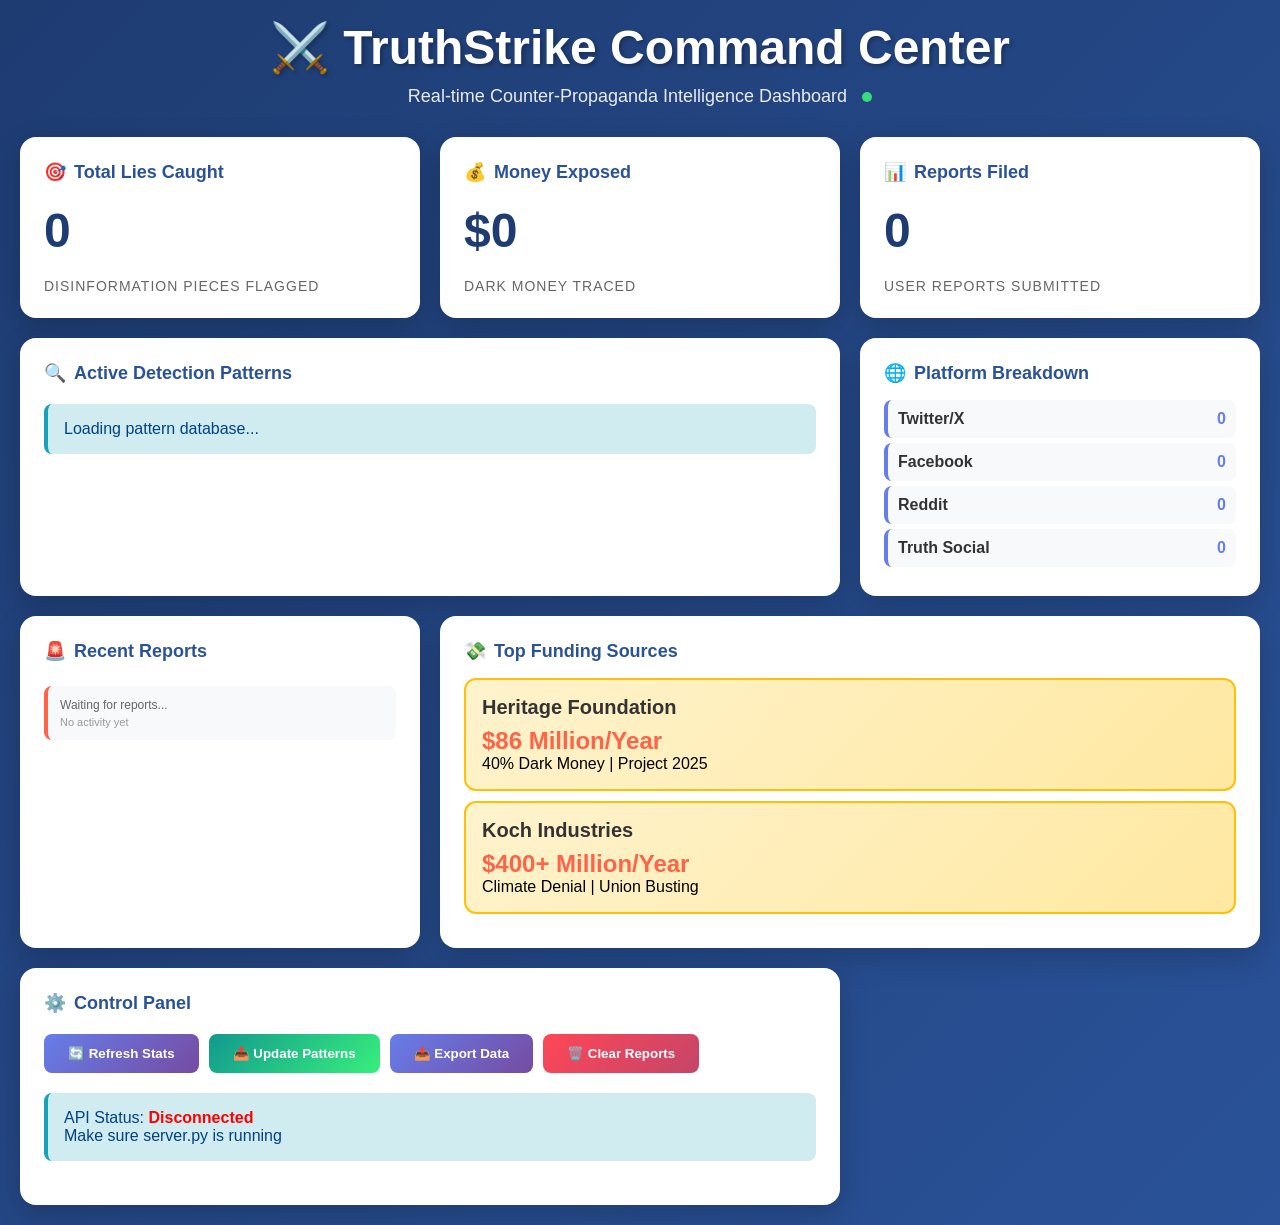
<file: dashboard/index.html>
<!DOCTYPE html>
<html lang="en">
<head>
    <meta charset="UTF-8">
    <meta name="viewport" content="width=device-width, initial-scale=1.0">
    <title>TruthStrike Command Center</title>
    <style>
        * {
            margin: 0;
            padding: 0;
            box-sizing: border-box;
        }

        body {
            font-family: -apple-system, BlinkMacSystemFont, 'Segoe UI', Roboto, sans-serif;
            background: linear-gradient(135deg, #1e3c72 0%, #2a5298 100%);
            min-height: 100vh;
            padding: 20px;
        }

        .header {
            text-align: center;
            color: white;
            margin-bottom: 30px;
        }

        .header h1 {
            font-size: 48px;
            margin-bottom: 10px;
            text-shadow: 2px 2px 4px rgba(0,0,0,0.3);
        }

        .header p {
            font-size: 18px;
            opacity: 0.9;
        }

        .dashboard {
            max-width: 1400px;
            margin: 0 auto;
            display: grid;
            grid-template-columns: repeat(auto-fit, minmax(300px, 1fr));
            gap: 20px;
        }

        .card {
            background: white;
            border-radius: 16px;
            padding: 24px;
            box-shadow: 0 10px 30px rgba(0,0,0,0.2);
            transition: transform 0.3s ease;
        }

        .card:hover {
            transform: translateY(-5px);
        }

        .card-title {
            font-size: 18px;
            font-weight: 600;
            margin-bottom: 16px;
            color: #2a5298;
            display: flex;
            align-items: center;
            gap: 8px;
        }

        .stat-number {
            font-size: 48px;
            font-weight: bold;
            color: #1e3c72;
            margin: 20px 0;
        }

        .stat-label {
            font-size: 14px;
            color: #666;
            text-transform: uppercase;
            letter-spacing: 1px;
        }

        .progress-bar {
            width: 100%;
            height: 30px;
            background: #e0e0e0;
            border-radius: 15px;
            overflow: hidden;
            position: relative;
        }

        .progress-fill {
            height: 100%;
            background: linear-gradient(90deg, #667eea 0%, #764ba2 100%);
            border-radius: 15px;
            display: flex;
            align-items: center;
            justify-content: center;
            color: white;
            font-weight: bold;
            transition: width 1s ease;
        }

        .chart-container {
            height: 200px;
            margin-top: 20px;
        }

        .platform-list {
            list-style: none;
        }

        .platform-item {
            display: flex;
            justify-content: space-between;
            padding: 10px;
            margin: 5px 0;
            background: #f8f9fa;
            border-radius: 8px;
            border-left: 4px solid #667eea;
        }

        .platform-name {
            font-weight: 600;
            color: #333;
        }

        .platform-count {
            color: #667eea;
            font-weight: bold;
        }

        .recent-reports {
            max-height: 300px;
            overflow-y: auto;
        }

        .report-item {
            padding: 12px;
            margin: 8px 0;
            background: #f8f9fa;
            border-radius: 8px;
            border-left: 4px solid #ff6348;
        }

        .report-url {
            font-size: 12px;
            color: #666;
            word-break: break-all;
        }

        .report-time {
            font-size: 11px;
            color: #999;
            margin-top: 4px;
        }

        .money-trail-item {
            padding: 16px;
            margin: 10px 0;
            background: linear-gradient(135deg, #fff3cd 0%, #ffe8a1 100%);
            border-radius: 12px;
            border: 2px solid #ffc107;
        }

        .org-name {
            font-size: 20px;
            font-weight: bold;
            color: #333;
            margin-bottom: 8px;
        }

        .org-budget {
            font-size: 24px;
            color: #ff6348;
            font-weight: bold;
        }

        .pattern-grid {
            display: grid;
            grid-template-columns: repeat(auto-fill, minmax(250px, 1fr));
            gap: 10px;
            margin-top: 15px;
        }

        .pattern-badge {
            padding: 8px 12px;
            background: linear-gradient(135deg, #667eea 0%, #764ba2 100%);
            color: white;
            border-radius: 20px;
            font-size: 13px;
            font-weight: 600;
            text-align: center;
        }

        .action-buttons {
            display: flex;
            gap: 10px;
            margin-top: 20px;
        }

        .btn {
            padding: 12px 24px;
            background: linear-gradient(135deg, #667eea 0%, #764ba2 100%);
            color: white;
            border: none;
            border-radius: 8px;
            font-weight: 600;
            cursor: pointer;
            transition: all 0.3s ease;
        }

        .btn:hover {
            transform: translateY(-2px);
            box-shadow: 0 5px 15px rgba(102, 126, 234, 0.4);
        }

        .btn-danger {
            background: linear-gradient(135deg, #ff4757 0%, #c44569 100%);
        }

        .btn-success {
            background: linear-gradient(135deg, #11998e 0%, #38ef7d 100%);
        }

        .wide-card {
            grid-column: span 2;
        }

        .alert {
            padding: 16px;
            margin: 20px 0;
            border-radius: 8px;
            background: #d1ecf1;
            border-left: 4px solid #17a2b8;
            color: #004085;
        }

        .alert-danger {
            background: #f8d7da;
            border-color: #dc3545;
            color: #721c24;
        }

        .pulse {
            animation: pulse 2s infinite;
        }

        @keyframes pulse {
            0% { opacity: 1; }
            50% { opacity: 0.5; }
            100% { opacity: 1; }
        }

        .live-indicator {
            display: inline-block;
            width: 10px;
            height: 10px;
            background: #38ef7d;
            border-radius: 50%;
            margin-left: 10px;
            animation: pulse 2s infinite;
        }
    </style>
</head>
<body>
    <div class="header">
        <h1>⚔️ TruthStrike Command Center</h1>
        <p>Real-time Counter-Propaganda Intelligence Dashboard <span class="live-indicator"></span></p>
    </div>

    <div class="dashboard">
        <!-- Main Stats -->
        <div class="card">
            <div class="card-title">
                <span>🎯</span>
                Total Lies Caught
            </div>
            <div class="stat-number" id="total-lies">0</div>
            <div class="stat-label">Disinformation Pieces Flagged</div>
        </div>

        <div class="card">
            <div class="card-title">
                <span>💰</span>
                Money Exposed
            </div>
            <div class="stat-number" id="money-exposed">$0</div>
            <div class="stat-label">Dark Money Traced</div>
        </div>

        <div class="card">
            <div class="card-title">
                <span>📊</span>
                Reports Filed
            </div>
            <div class="stat-number" id="total-reports">0</div>
            <div class="stat-label">User Reports Submitted</div>
        </div>

        <!-- Pattern Status -->
        <div class="card wide-card">
            <div class="card-title">
                <span>🔍</span>
                Active Detection Patterns
            </div>
            <div id="pattern-status" class="alert">
                Loading pattern database...
            </div>
            <div class="pattern-grid" id="pattern-grid">
                <!-- Patterns will be loaded here -->
            </div>
        </div>

        <!-- Platform Breakdown -->
        <div class="card">
            <div class="card-title">
                <span>🌐</span>
                Platform Breakdown
            </div>
            <ul class="platform-list" id="platform-list">
                <li class="platform-item">
                    <span class="platform-name">Twitter/X</span>
                    <span class="platform-count">0</span>
                </li>
                <li class="platform-item">
                    <span class="platform-name">Facebook</span>
                    <span class="platform-count">0</span>
                </li>
                <li class="platform-item">
                    <span class="platform-name">Reddit</span>
                    <span class="platform-count">0</span>
                </li>
                <li class="platform-item">
                    <span class="platform-name">Truth Social</span>
                    <span class="platform-count">0</span>
                </li>
            </ul>
        </div>

        <!-- Recent Reports -->
        <div class="card">
            <div class="card-title">
                <span>🚨</span>
                Recent Reports
            </div>
            <div class="recent-reports" id="recent-reports">
                <div class="report-item">
                    <div class="report-url">Waiting for reports...</div>
                    <div class="report-time">No activity yet</div>
                </div>
            </div>
        </div>

        <!-- Top Money Trails -->
        <div class="card wide-card">
            <div class="card-title">
                <span>💸</span>
                Top Funding Sources
            </div>
            <div id="money-trails">
                <div class="money-trail-item">
                    <div class="org-name">Heritage Foundation</div>
                    <div class="org-budget">$86 Million/Year</div>
                    <div>40% Dark Money | Project 2025</div>
                </div>
                <div class="money-trail-item">
                    <div class="org-name">Koch Industries</div>
                    <div class="org-budget">$400+ Million/Year</div>
                    <div>Climate Denial | Union Busting</div>
                </div>
            </div>
        </div>

        <!-- Control Panel -->
        <div class="card wide-card">
            <div class="card-title">
                <span>⚙️</span>
                Control Panel
            </div>
            <div class="action-buttons">
                <button class="btn" onclick="refreshStats()">
                    🔄 Refresh Stats
                </button>
                <button class="btn btn-success" onclick="updatePatterns()">
                    📥 Update Patterns
                </button>
                <button class="btn" onclick="exportData()">
                    📤 Export Data
                </button>
                <button class="btn btn-danger" onclick="clearReports()">
                    🗑️ Clear Reports
                </button>
            </div>
            <div id="api-status" class="alert" style="margin-top: 20px;">
                API Status: Checking...
            </div>
        </div>
    </div>

    <script>
        const API_URL = 'http://localhost:5000';

        // Auto-refresh every 30 seconds
        setInterval(refreshStats, 30000);

        // Initial load
        refreshStats();

        async function refreshStats() {
            try {
                // Get stats from API
                const response = await fetch(`${API_URL}/api/stats`);
                if (!response.ok) throw new Error('API unavailable');

                const stats = await response.json();

                // Update UI
                document.getElementById('total-lies').textContent = stats.total_reports || 0;
                document.getElementById('total-reports').textContent = stats.total_reports || 0;

                // Update platform breakdown
                if (stats.by_platform) {
                    const platformList = document.getElementById('platform-list');
                    platformList.innerHTML = '';
                    Object.entries(stats.by_platform).forEach(([platform, count]) => {
                        const item = document.createElement('li');
                        item.className = 'platform-item';
                        item.innerHTML = `
                            <span class="platform-name">${platform || 'Unknown'}</span>
                            <span class="platform-count">${count}</span>
                        `;
                        platformList.appendChild(item);
                    });
                }

                // Update recent reports
                if (stats.recent_reports && stats.recent_reports.length > 0) {
                    const recentReports = document.getElementById('recent-reports');
                    recentReports.innerHTML = '';
                    stats.recent_reports.slice(0, 10).forEach(report => {
                        const item = document.createElement('div');
                        item.className = 'report-item';
                        item.innerHTML = `
                            <div class="report-url">${report.url || 'Unknown URL'}</div>
                            <div class="report-time">${report.platform || 'Unknown'} - ${timeAgo(report.timestamp)}</div>
                        `;
                        recentReports.appendChild(item);
                    });
                }

                // Update pattern count
                document.getElementById('pattern-status').innerHTML = `
                    <strong>${stats.total_patterns || 0}</strong> active patterns loaded
                    <br>Last updated: ${new Date().toLocaleTimeString()}
                `;

                // Update API status
                document.getElementById('api-status').innerHTML = `
                    API Status: <strong style="color: green;">Connected</strong>
                    <br>Server: ${API_URL}
                `;

                // Load patterns
                await loadPatterns();

            } catch (error) {
                console.error('Error loading stats:', error);
                document.getElementById('api-status').innerHTML = `
                    API Status: <strong style="color: red;">Disconnected</strong>
                    <br>Make sure server.py is running
                `;
            }
        }

        async function loadPatterns() {
            try {
                const response = await fetch(`${API_URL}/api/patterns`);
                const data = await response.json();

                const grid = document.getElementById('pattern-grid');
                grid.innerHTML = '';

                Object.keys(data.patterns).forEach(category => {
                    const badge = document.createElement('div');
                    badge.className = 'pattern-badge';
                    badge.textContent = category.replace('_', ' ').toUpperCase();
                    grid.appendChild(badge);
                });
            } catch (error) {
                console.error('Error loading patterns:', error);
            }
        }

        async function updatePatterns() {
            alert('Patterns will be updated on next extension reload');
            // In production, this would trigger extension update
        }

        async function exportData() {
            try {
                const response = await fetch(`${API_URL}/api/stats`);
                const stats = await response.json();

                const dataStr = JSON.stringify(stats, null, 2);
                const dataBlob = new Blob([dataStr], {type: 'application/json'});
                const url = URL.createObjectURL(dataBlob);

                const a = document.createElement('a');
                a.href = url;
                a.download = `truthstrike-data-${Date.now()}.json`;
                a.click();
            } catch (error) {
                alert('Error exporting data');
            }
        }

        async function clearReports() {
            if (confirm('Clear all reports? This cannot be undone.')) {
                // In production, this would clear the database
                alert('Reports cleared (demo mode - no actual deletion)');
            }
        }

        function timeAgo(timestamp) {
            const date = new Date(timestamp);
            const seconds = Math.floor((new Date() - date) / 1000);
            if (seconds < 60) return 'just now';
            if (seconds < 3600) return `${Math.floor(seconds / 60)}m ago`;
            if (seconds < 86400) return `${Math.floor(seconds / 3600)}h ago`;
            return `${Math.floor(seconds / 86400)}d ago`;
        }
    </script>
</body>
</html>
</file>
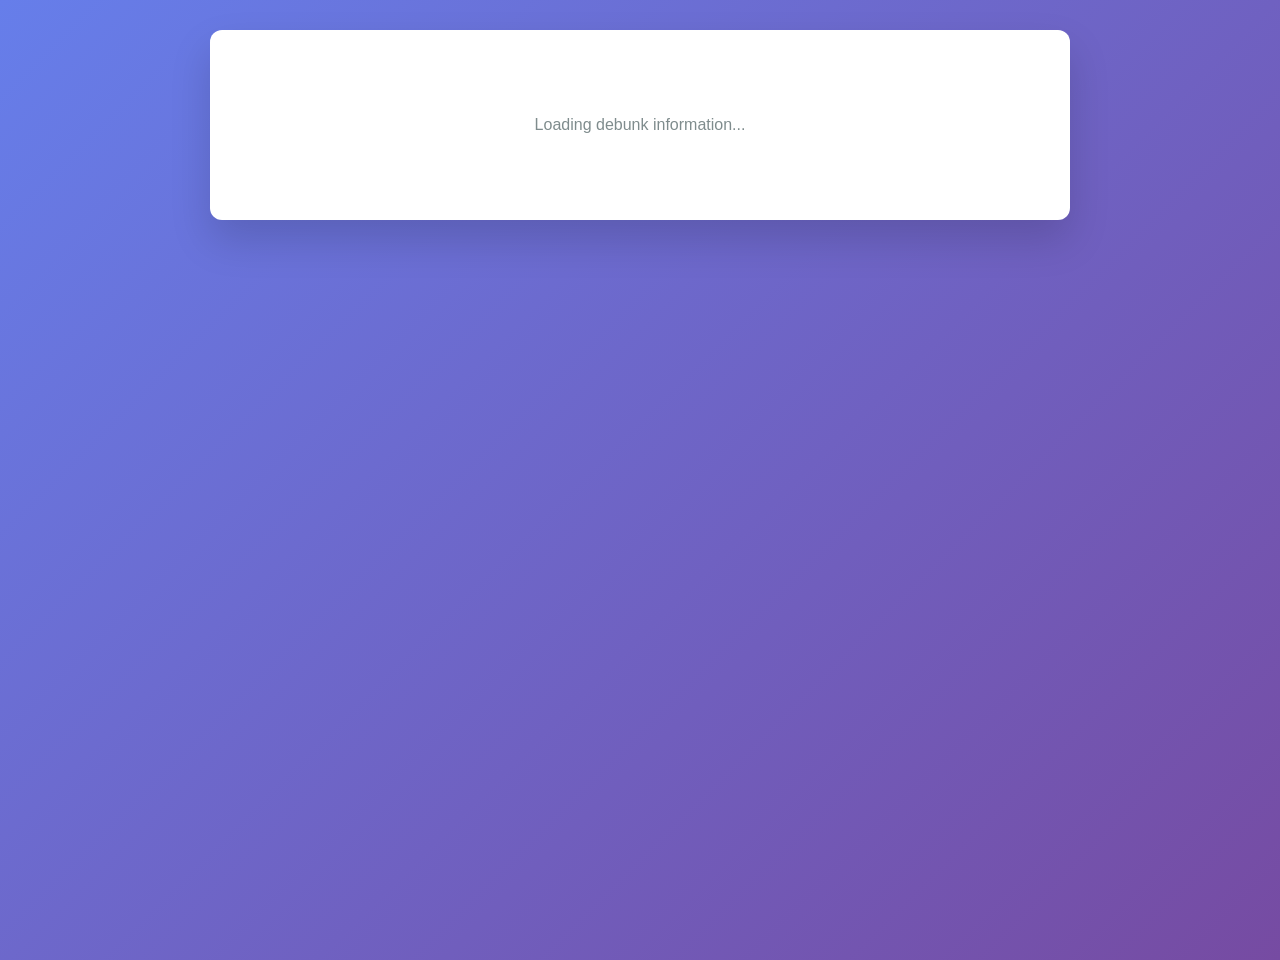
<file: extension/debunk.html>
<!DOCTYPE html>
<html>
<head>
  <meta charset="UTF-8">
  <title>TruthStrike: Full Debunk</title>
  <style>
    body {
      font-family: -apple-system, BlinkMacSystemFont, 'Segoe UI', Arial, sans-serif;
      background: linear-gradient(135deg, #667eea 0%, #764ba2 100%);
      color: #2c3e50;
      padding: 30px;
      margin: 0;
      min-height: 100vh;
    }
    .container {
      max-width: 800px;
      margin: 0 auto;
      background: white;
      padding: 30px;
      border-radius: 12px;
      box-shadow: 0 20px 40px rgba(0,0,0,0.15);
    }
    h1 {
      color: #764ba2;
      margin: 0 0 10px 0;
      font-size: 28px;
    }
    .category {
      background: #667eea;
      color: white;
      padding: 6px 12px;
      border-radius: 20px;
      display: inline-block;
      font-size: 14px;
      font-weight: 600;
      margin-bottom: 20px;
    }
    .section {
      margin: 25px 0;
    }
    .section-title {
      font-size: 18px;
      font-weight: bold;
      color: #764ba2;
      margin-bottom: 12px;
      display: flex;
      align-items: center;
    }
    .section-title::before {
      content: '';
      width: 4px;
      height: 18px;
      background: #667eea;
      margin-right: 10px;
      border-radius: 2px;
    }
    .claim-truth {
      background: #f8f9fa;
      padding: 15px;
      border-radius: 8px;
      margin-bottom: 15px;
      border-left: 4px solid #ff6b6b;
    }
    .claim-truth.truth {
      border-left-color: #51cf66;
    }
    .claim {
      font-weight: 600;
      color: #e74c3c;
      margin-bottom: 8px;
    }
    .truth {
      color: #27ae60;
    }
    .source {
      font-size: 12px;
      color: #7f8c8d;
      font-style: italic;
      margin-top: 6px;
    }
    .money-trail {
      background: #fff3cd;
      padding: 15px;
      border-radius: 8px;
      border-left: 4px solid #ffc107;
    }
    .real-problem {
      background: #ffe5e5;
      padding: 15px;
      border-radius: 8px;
      border-left: 4px solid #ff6b6b;
      font-weight: 500;
    }
    .resources {
      list-style: none;
      padding: 0;
    }
    .resources li {
      padding: 10px;
      background: #f8f9fa;
      margin: 8px 0;
      border-radius: 6px;
    }
    .resources a {
      color: #667eea;
      text-decoration: none;
      font-weight: 500;
    }
    .resources a:hover {
      text-decoration: underline;
    }
    .loading {
      text-align: center;
      padding: 40px;
      color: #7f8c8d;
    }
  </style>
</head>
<body>
  <div class="container">
    <div id="loading" class="loading">
      <p>Loading debunk information...</p>
    </div>
    <div id="content" style="display: none;">
      <h1 id="title">Debunking Disinformation</h1>
      <span class="category" id="category">Category</span>

      <div class="section">
        <div class="section-title">Claim vs. Truth</div>
        <div id="facts"></div>
      </div>

      <div class="section" id="money-section">
        <div class="section-title">💰 Money Trail</div>
        <div class="money-trail" id="money-trail"></div>
      </div>

      <div class="section" id="problem-section">
        <div class="section-title">⚠️ The Real Problem</div>
        <div class="real-problem" id="real-problem"></div>
      </div>

      <div class="section" id="resources-section">
        <div class="section-title">📚 Trusted Resources</div>
        <ul class="resources" id="resources"></ul>
      </div>
    </div>
  </div>

  <script src="debunk.js"></script>
</body>
</html>
</file>
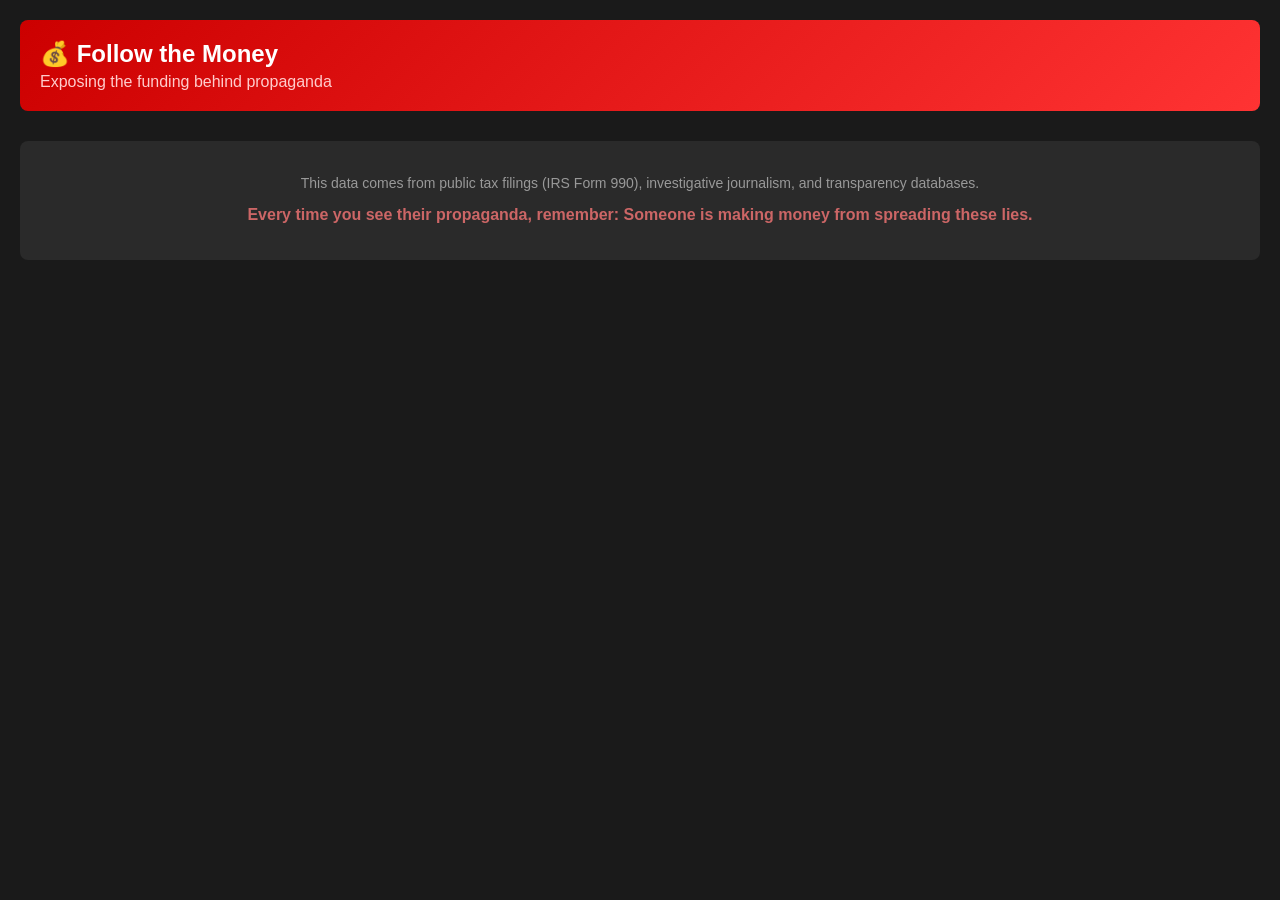
<file: extension/moneytrail.html>
<!DOCTYPE html>
<html>
<head>
  <meta charset="UTF-8">
  <title>TruthStrike: Follow the Money</title>
  <style>
    body {
      font-family: -apple-system, BlinkMacSystemFont, 'Segoe UI', Arial, sans-serif;
      background: #1a1a1a;
      color: #e0e0e0;
      padding: 20px;
      margin: 0;
    }
    .header {
      background: linear-gradient(135deg, #cc0000, #ff3333);
      padding: 20px;
      border-radius: 8px;
      margin-bottom: 20px;
    }
    h1 {
      margin: 0;
      color: white;
      font-size: 24px;
    }
    .subtitle {
      color: #ffcccc;
      margin-top: 5px;
    }
    .organization {
      background: #2a2a2a;
      padding: 20px;
      border-radius: 8px;
      margin-bottom: 20px;
      border-left: 4px solid #cc0000;
    }
    .org-name {
      font-size: 20px;
      font-weight: bold;
      color: #ff6666;
      margin-bottom: 10px;
    }
    .detail {
      margin: 8px 0;
      padding: 8px;
      background: #1a1a1a;
      border-radius: 4px;
    }
    .label {
      color: #999;
      font-size: 12px;
      text-transform: uppercase;
      letter-spacing: 1px;
    }
    .value {
      color: #e0e0e0;
      font-size: 14px;
      margin-top: 4px;
    }
    .donors {
      background: #333;
      padding: 10px;
      border-radius: 4px;
      margin-top: 8px;
    }
    .donor-item {
      padding: 4px 0;
      color: #ffaa66;
    }
  </style>
</head>
<body>
  <div class="header">
    <h1>💰 Follow the Money</h1>
    <div class="subtitle">Exposing the funding behind propaganda</div>
  </div>

  <div id="organizations"></div>

  <div style="margin-top: 30px; padding: 20px; background: #2a2a2a; border-radius: 8px; text-align: center;">
    <p style="color: #999; font-size: 14px;">
      This data comes from public tax filings (IRS Form 990), investigative journalism, and transparency databases.
    </p>
    <p style="color: #cc6666; font-weight: bold; margin-top: 15px;">
      Every time you see their propaganda, remember: Someone is making money from spreading these lies.
    </p>
  </div>

  <script src="moneytrail.js"></script>
</body>
</html>
</file>
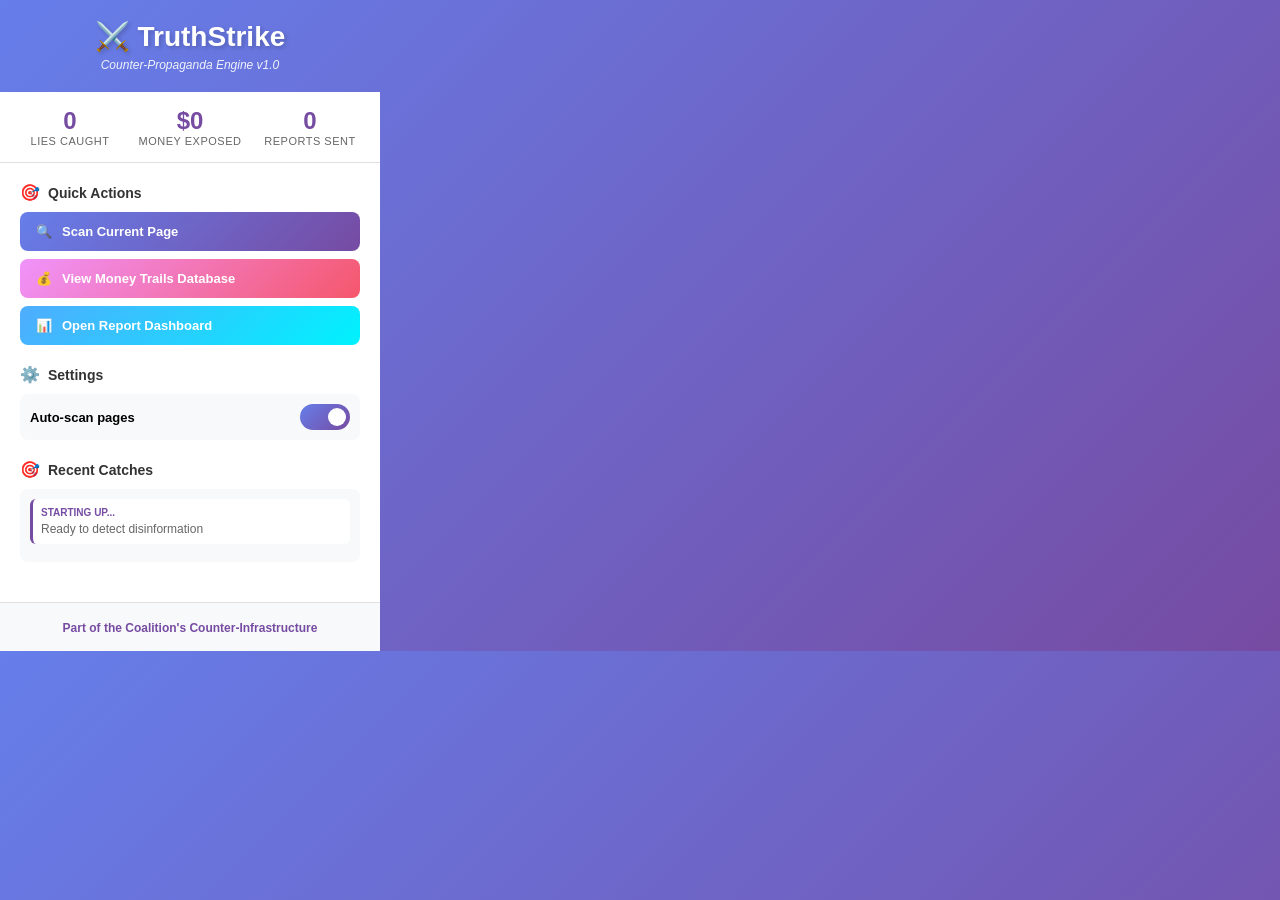
<file: extension/popup.html>
<!DOCTYPE html>
<html>
<head>
  <meta charset="utf-8">
  <style>
    body {
      width: 380px;
      margin: 0;
      font-family: -apple-system, BlinkMacSystemFont, 'Segoe UI', Roboto, sans-serif;
      background: linear-gradient(135deg, #667eea 0%, #764ba2 100%);
    }

    .header {
      padding: 20px;
      color: white;
      text-align: center;
    }

    .logo {
      font-size: 28px;
      font-weight: bold;
      margin-bottom: 5px;
      text-shadow: 2px 2px 4px rgba(0,0,0,0.2);
    }

    .tagline {
      font-size: 12px;
      opacity: 0.9;
      font-style: italic;
    }

    .stats {
      background: white;
      padding: 15px;
      display: grid;
      grid-template-columns: 1fr 1fr 1fr;
      gap: 10px;
      border-bottom: 1px solid #e0e0e0;
    }

    .stat {
      text-align: center;
    }

    .stat-number {
      font-size: 24px;
      font-weight: bold;
      color: #764ba2;
    }

    .stat-label {
      font-size: 11px;
      color: #666;
      text-transform: uppercase;
      letter-spacing: 0.5px;
    }

    .content {
      background: white;
      padding: 20px;
    }

    .section {
      margin-bottom: 20px;
    }

    .section-title {
      font-size: 14px;
      font-weight: 600;
      margin-bottom: 10px;
      color: #333;
      display: flex;
      align-items: center;
      gap: 8px;
    }

    .quick-actions {
      display: flex;
      flex-direction: column;
      gap: 8px;
    }

    .action-btn {
      padding: 12px 16px;
      background: linear-gradient(135deg, #667eea, #764ba2);
      color: white;
      border: none;
      border-radius: 8px;
      font-size: 13px;
      font-weight: 600;
      cursor: pointer;
      transition: all 0.3s ease;
      text-align: left;
      display: flex;
      align-items: center;
      gap: 10px;
    }

    .action-btn:hover {
      transform: translateX(4px);
      box-shadow: -4px 4px 8px rgba(102, 126, 234, 0.3);
    }

    .action-btn.secondary {
      background: linear-gradient(135deg, #f093fb, #f5576c);
    }

    .action-btn.tertiary {
      background: linear-gradient(135deg, #4facfe, #00f2fe);
    }

    .toggle-section {
      display: flex;
      justify-content: space-between;
      align-items: center;
      padding: 10px;
      background: #f8f9fa;
      border-radius: 8px;
    }

    .toggle-label {
      font-size: 13px;
      font-weight: 600;
    }

    .toggle {
      position: relative;
      width: 50px;
      height: 26px;
    }

    .toggle input {
      display: none;
    }

    .toggle-slider {
      position: absolute;
      cursor: pointer;
      top: 0;
      left: 0;
      right: 0;
      bottom: 0;
      background-color: #ccc;
      transition: .4s;
      border-radius: 34px;
    }

    .toggle-slider:before {
      position: absolute;
      content: "";
      height: 18px;
      width: 18px;
      left: 4px;
      bottom: 4px;
      background-color: white;
      transition: .4s;
      border-radius: 50%;
    }

    input:checked + .toggle-slider {
      background: linear-gradient(135deg, #667eea, #764ba2);
    }

    input:checked + .toggle-slider:before {
      transform: translateX(24px);
    }

    .recent-catches {
      max-height: 150px;
      overflow-y: auto;
      padding: 10px;
      background: #f8f9fa;
      border-radius: 8px;
      font-size: 12px;
    }

    .catch-item {
      padding: 8px;
      margin-bottom: 8px;
      background: white;
      border-radius: 6px;
      border-left: 3px solid #764ba2;
    }

    .catch-type {
      font-weight: 600;
      color: #764ba2;
      text-transform: uppercase;
      font-size: 10px;
    }

    .catch-site {
      color: #666;
      margin-top: 4px;
    }

    .footer {
      padding: 15px;
      background: #f8f9fa;
      text-align: center;
      border-top: 1px solid #e0e0e0;
    }

    .footer-link {
      color: #764ba2;
      text-decoration: none;
      font-size: 12px;
      font-weight: 600;
    }

    .footer-link:hover {
      text-decoration: underline;
    }

    .icon {
      font-size: 16px;
    }
  </style>
</head>
<body>
  <div class="header">
    <div class="logo">⚔️ TruthStrike</div>
    <div class="tagline">Counter-Propaganda Engine v1.0</div>
  </div>

  <div class="stats">
    <div class="stat">
      <div class="stat-number" id="lies-caught">0</div>
      <div class="stat-label">Lies Caught</div>
    </div>
    <div class="stat">
      <div class="stat-number" id="money-exposed">$0</div>
      <div class="stat-label">Money Exposed</div>
    </div>
    <div class="stat">
      <div class="stat-number" id="reports-sent">0</div>
      <div class="stat-label">Reports Sent</div>
    </div>
  </div>

  <div class="content">
    <div class="section">
      <div class="section-title">
        <span class="icon">🎯</span>
        Quick Actions
      </div>
      <div class="quick-actions">
        <button class="action-btn" id="scan-page">
          <span>🔍</span>
          Scan Current Page
        </button>
        <button class="action-btn secondary" id="view-money-trails">
          <span>💰</span>
          View Money Trails Database
        </button>
        <button class="action-btn tertiary" id="report-dashboard">
          <span>📊</span>
          Open Report Dashboard
        </button>
      </div>
    </div>

    <div class="section">
      <div class="section-title">
        <span class="icon">⚙️</span>
        Settings
      </div>
      <div class="toggle-section">
        <span class="toggle-label">Auto-scan pages</span>
        <label class="toggle">
          <input type="checkbox" id="auto-scan" checked>
          <span class="toggle-slider"></span>
        </label>
      </div>
    </div>

    <div class="section">
      <div class="section-title">
        <span class="icon">🎯</span>
        Recent Catches
      </div>
      <div class="recent-catches" id="recent-catches">
        <div class="catch-item">
          <div class="catch-type">Starting up...</div>
          <div class="catch-site">Ready to detect disinformation</div>
        </div>
      </div>
    </div>
  </div>

  <div class="footer">
    <a href="https://thcoalition.net" target="_blank" class="footer-link">
      Part of the Coalition's Counter-Infrastructure
    </a>
  </div>

  <script src="popup.js"></script>
</body>
</html>
</file>
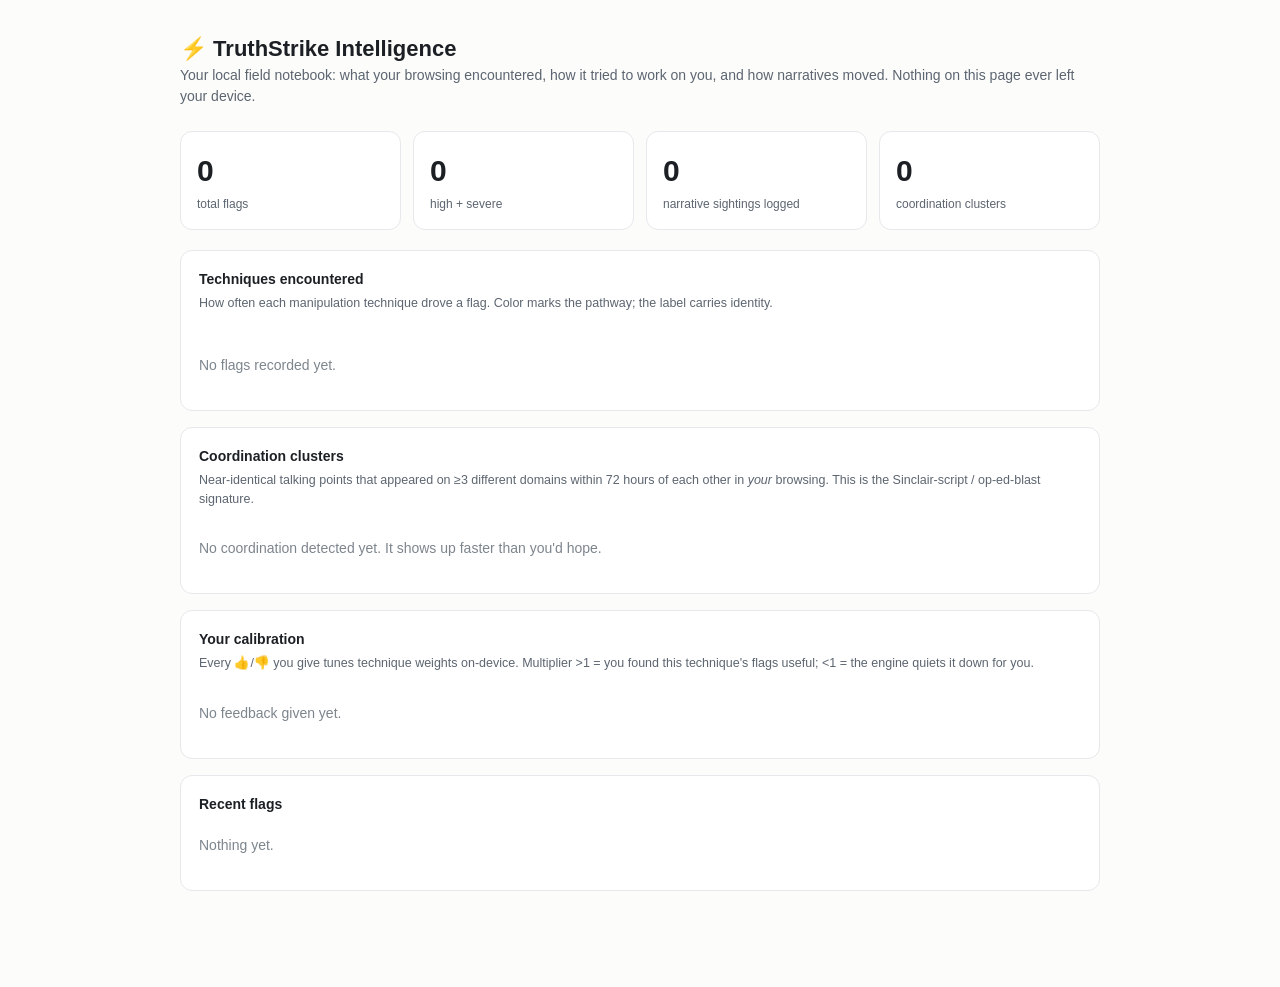
<file: extension/dashboard/dashboard.html>
<!DOCTYPE html>
<html>
<head>
<meta charset="utf-8">
<title>TruthStrike Dashboard</title>
<style>
  :root {
    --bg:#fcfcfb; --card:#fff; --ink:#1c2024; --ink-2:#5c6570; --ink-3:#7d858d; --line:#e6e8eb; --track:#eef0f2;
    --c-threat:#e5484d; --c-social:#f76b15; --c-reward:#8e4ec6; --c-evidence:#0090ff; --c-stakes:#e5a000;
  }
  @media (prefers-color-scheme: dark) {
    :root { --bg:#17191c; --card:#1d2024; --ink:#edeef0; --ink-2:#b0b7bd; --ink-3:#9aa2aa; --line:#2c3238; --track:#2c3238;
      --c-social:#e35f0a; --c-stakes:#b88500; }
  }
  * { box-sizing:border-box; margin:0; padding:0; }
  body { background:var(--bg); color:var(--ink); font-family:-apple-system,BlinkMacSystemFont,"Segoe UI",Roboto,sans-serif;
    font-size:14px; line-height:1.5; max-width:960px; margin:0 auto; padding:32px 20px 80px; }
  h1 { font-size:22px; } .sub { color:var(--ink-2); margin-bottom:24px; }
  .grid { display:grid; grid-template-columns:repeat(auto-fit,minmax(160px,1fr)); gap:12px; margin-bottom:20px; }
  .tile { background:var(--card); border:1px solid var(--line); border-radius:12px; padding:16px; }
  .tile .n { font-size:30px; font-weight:800; font-variant-numeric:tabular-nums; }
  .tile .l { font-size:12px; color:var(--ink-2); margin-top:2px; }
  .card { background:var(--card); border:1px solid var(--line); border-radius:12px; padding:18px; margin-bottom:16px; }
  .card h2 { font-size:14px; margin-bottom:4px; }
  .card .d { font-size:12.5px; color:var(--ink-2); margin-bottom:14px; }
  .bar-row { display:grid; grid-template-columns:190px 1fr 34px; align-items:center; gap:10px; margin:6px 0; }
  .bar-row .lbl { font-size:12px; font-weight:600; color:var(--ink-2); display:flex; align-items:center; gap:6px;
    white-space:nowrap; overflow:hidden; text-overflow:ellipsis; }
  .bar-row .lbl .dot { width:8px; height:8px; border-radius:50%; flex:none; }
  .bar-row .val { font-size:12px; font-weight:700; text-align:right; font-variant-numeric:tabular-nums; }
  .track { height:7px; border-radius:4px; background:var(--track); overflow:hidden; }
  .fill { height:100%; border-radius:4px; }
  .legend { display:flex; gap:14px; flex-wrap:wrap; margin-bottom:12px; font-size:12px; color:var(--ink-2); }
  .legend span { display:inline-flex; align-items:center; gap:5px; }
  .legend .dot { width:8px; height:8px; border-radius:50%; }
  .cluster { border:1px solid var(--line); border-radius:10px; padding:14px; margin:10px 0; }
  .cluster .hd { display:flex; justify-content:space-between; font-size:12.5px; margin-bottom:10px; }
  .cluster .hd b { font-size:13px; }
  .cluster .strength { color:var(--ink-3); font-variant-numeric:tabular-nums; }
  .cascade { position:relative; height:56px; margin:4px 0 2px; }
  .cascade .axis { position:absolute; left:0; right:0; top:26px; height:2px; background:var(--track); border-radius:1px; }
  .cascade .stop { position:absolute; top:18px; width:16px; height:16px; border-radius:50%;
    background:var(--c-threat); border:2px solid var(--card); transform:translateX(-50%); }
  .cascade .stop-lbl { position:absolute; top:40px; font-size:10.5px; color:var(--ink-2); transform:translateX(-50%);
    white-space:nowrap; max-width:110px; overflow:hidden; text-overflow:ellipsis; }
  .cascade .t0 { position:absolute; top:0; font-size:10.5px; color:var(--ink-3); }
  .snippet { font-size:12px; color:var(--ink-3); font-style:italic; margin-top:8px; }
  table { width:100%; border-collapse:collapse; font-size:12.5px; }
  th { text-align:left; font-size:11px; text-transform:uppercase; letter-spacing:.05em; color:var(--ink-3);
    padding:8px 10px; border-bottom:1px solid var(--line); }
  td { padding:8px 10px; border-bottom:1px solid var(--line); font-variant-numeric:tabular-nums; }
  tr:last-child td { border-bottom:none; }
  .empty { color:var(--ink-3); padding:16px 0; }
  .mult-up { color:#2b823a; font-weight:700; } .mult-down { color:#e5484d; font-weight:700; }
  @media (prefers-color-scheme: dark) { .mult-up { color:#46a758; } }
</style>
</head>
<body>
  <h1>⚡ TruthStrike Intelligence</h1>
  <p class="sub">Your local field notebook: what your browsing encountered, how it tried to work on you, and how narratives moved. Nothing on this page ever left your device.</p>

  <div class="grid">
    <div class="tile"><div class="n" id="t-flags">0</div><div class="l">total flags</div></div>
    <div class="tile"><div class="n" id="t-severe">0</div><div class="l">high + severe</div></div>
    <div class="tile"><div class="n" id="t-sightings">0</div><div class="l">narrative sightings logged</div></div>
    <div class="tile"><div class="n" id="t-clusters">0</div><div class="l">coordination clusters</div></div>
  </div>

  <div class="card">
    <h2>Techniques encountered</h2>
    <div class="d">How often each manipulation technique drove a flag. Color marks the pathway; the label carries identity.</div>
    <div class="legend" id="legend"></div>
    <div id="tech-bars"><div class="empty">No flags recorded yet.</div></div>
  </div>

  <div class="card">
    <h2>Coordination clusters</h2>
    <div class="d">Near-identical talking points that appeared on ≥3 different domains within 72 hours of each other in <em>your</em> browsing. This is the Sinclair-script / op-ed-blast signature.</div>
    <div id="clusters"><div class="empty">No coordination detected yet. It shows up faster than you'd hope.</div></div>
  </div>

  <div class="card">
    <h2>Your calibration</h2>
    <div class="d">Every 👍/👎 you give tunes technique weights on-device. Multiplier &gt;1 = you found this technique's flags useful; &lt;1 = the engine quiets it down for you.</div>
    <div id="calibration"><div class="empty">No feedback given yet.</div></div>
  </div>

  <div class="card">
    <h2>Recent flags</h2>
    <div id="recent"><div class="empty">Nothing yet.</div></div>
  </div>

<script src="../analysis/taxonomy.js"></script>
<script src="../analysis/lexicons.js"></script>
<script src="../analysis/heuristics.js"></script>
<script src="../analysis/scorer.js"></script>
<script src="../analysis/feedback.js"></script>
<script src="../network/fingerprint.js"></script>
<script src="dashboard.js"></script>
</body>
</html>
</file>
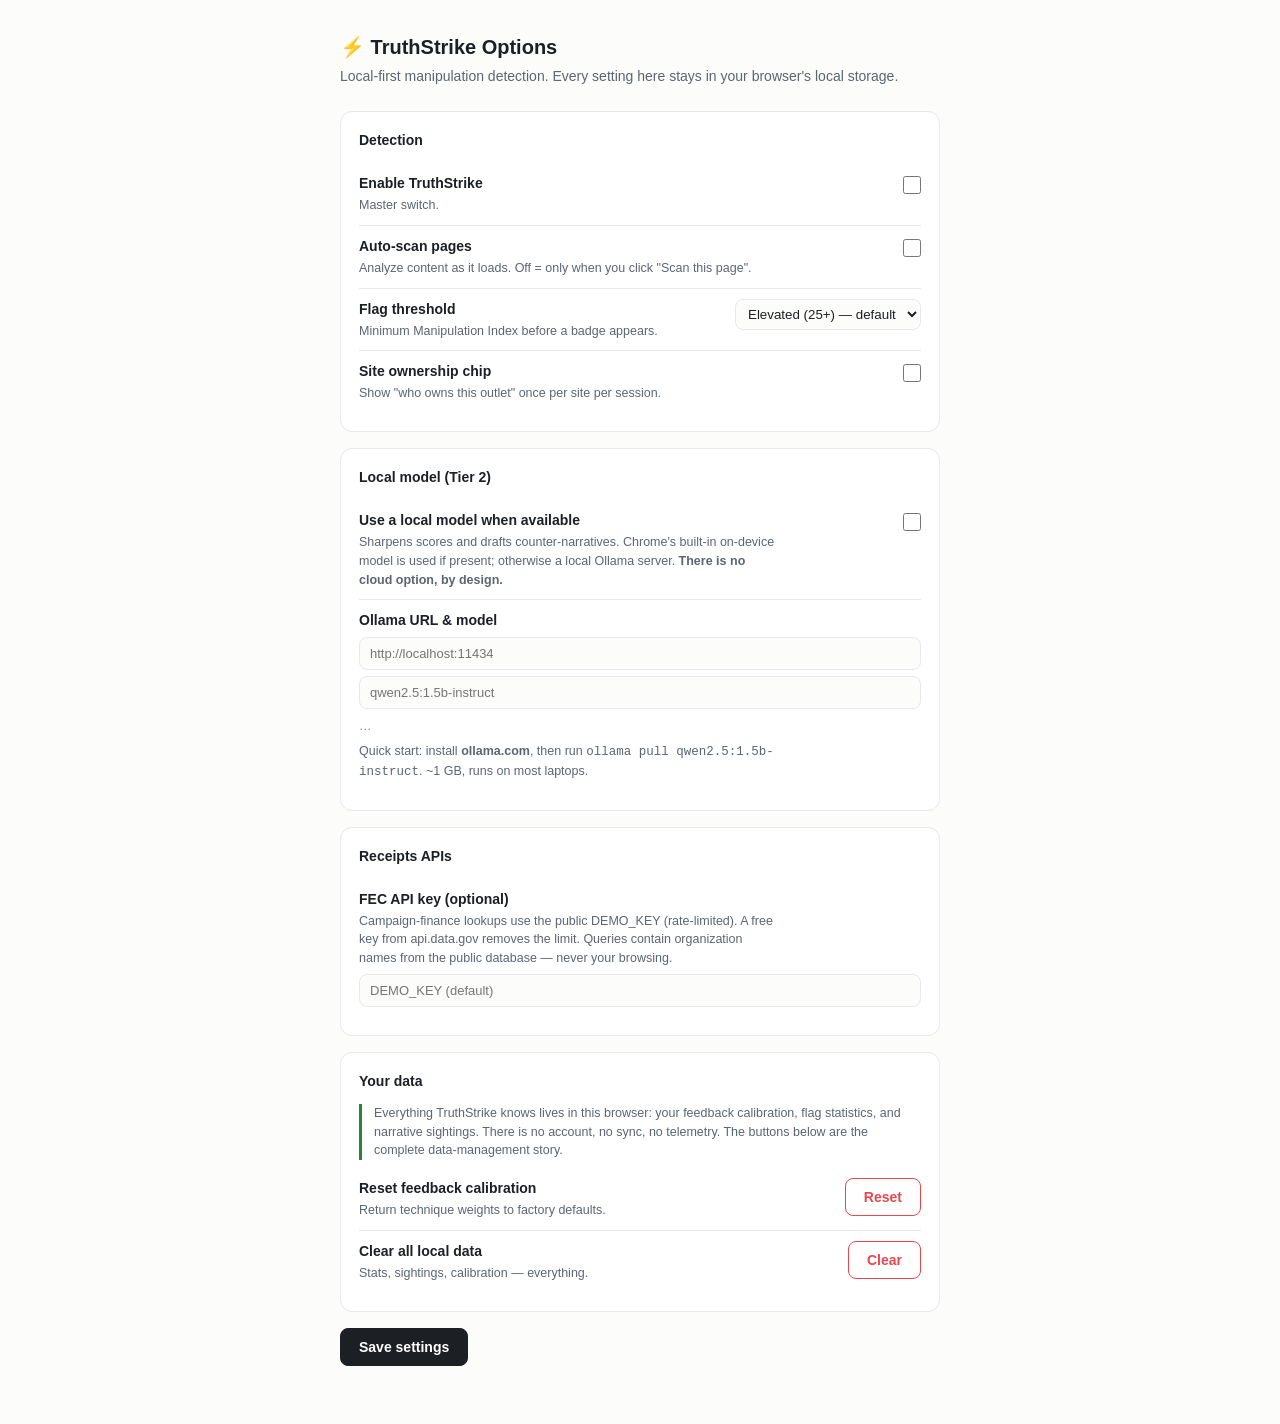
<file: extension/options/options.html>
<!DOCTYPE html>
<html>
<head>
<meta charset="utf-8">
<title>TruthStrike Options</title>
<style>
  :root {
    --bg:#fcfcfb; --card:#fff; --ink:#1c2024; --ink-2:#5c6570; --ink-3:#7d858d; --line:#e6e8eb;
    --accent:#1c2024; --accent-ink:#fff; --good:#2b823a;
  }
  @media (prefers-color-scheme: dark) {
    :root { --bg:#17191c; --card:#1d2024; --ink:#edeef0; --ink-2:#b0b7bd; --ink-3:#9aa2aa; --line:#2c3238;
      --accent:#edeef0; --accent-ink:#17191c; --good:#46a758; }
  }
  * { box-sizing:border-box; margin:0; padding:0; }
  body { background:var(--bg); color:var(--ink); font-family:-apple-system,BlinkMacSystemFont,"Segoe UI",Roboto,sans-serif;
    font-size:14px; line-height:1.5; max-width:640px; margin:0 auto; padding:32px 20px 60px; }
  h1 { font-size:20px; margin-bottom:4px; }
  .sub { color:var(--ink-2); margin-bottom:24px; }
  .card { background:var(--card); border:1px solid var(--line); border-radius:12px; padding:18px; margin-bottom:16px; }
  .card h2 { font-size:14px; margin-bottom:12px; }
  .row { display:flex; align-items:flex-start; justify-content:space-between; gap:16px; padding:10px 0; border-bottom:1px solid var(--line); }
  .row:last-child { border-bottom:none; }
  .row .t { font-weight:600; } .row .d { color:var(--ink-2); font-size:12.5px; margin-top:2px; max-width:420px; }
  input[type=text] { width:100%; padding:8px 10px; border:1px solid var(--line); border-radius:8px;
    background:var(--bg); color:var(--ink); font-size:13px; margin-top:6px; }
  input[type=checkbox] { width:18px; height:18px; margin-top:3px; }
  select { padding:6px 8px; border:1px solid var(--line); border-radius:8px; background:var(--bg); color:var(--ink); }
  button { padding:10px 18px; font-size:14px; font-weight:600; border-radius:8px; cursor:pointer;
    border:1px solid var(--accent); background:var(--accent); color:var(--accent-ink); }
  .saved { color:var(--good); font-weight:600; margin-left:12px; opacity:0; transition:opacity .2s; }
  .saved.on { opacity:1; }
  .danger { border-color:#e5484d; background:transparent; color:#e5484d; }
  .status { font-size:12.5px; color:var(--ink-3); margin-top:8px; }
  .privacy { font-size:12.5px; color:var(--ink-2); border-left:3px solid var(--good); padding-left:12px; margin-top:8px; }
</style>
</head>
<body>
  <h1>⚡ TruthStrike Options</h1>
  <p class="sub">Local-first manipulation detection. Every setting here stays in your browser's local storage.</p>

  <div class="card">
    <h2>Detection</h2>
    <div class="row">
      <div><div class="t">Enable TruthStrike</div><div class="d">Master switch.</div></div>
      <input type="checkbox" id="enabled">
    </div>
    <div class="row">
      <div><div class="t">Auto-scan pages</div><div class="d">Analyze content as it loads. Off = only when you click "Scan this page".</div></div>
      <input type="checkbox" id="autoScan">
    </div>
    <div class="row">
      <div><div class="t">Flag threshold</div><div class="d">Minimum Manipulation Index before a badge appears.</div></div>
      <select id="minBand">
        <option value="25">Elevated (25+) — default</option>
        <option value="50">High only (50+)</option>
        <option value="75">Severe only (75+)</option>
      </select>
    </div>
    <div class="row">
      <div><div class="t">Site ownership chip</div><div class="d">Show "who owns this outlet" once per site per session.</div></div>
      <input type="checkbox" id="ownerChip">
    </div>
  </div>

  <div class="card">
    <h2>Local model (Tier 2)</h2>
    <div class="row">
      <div><div class="t">Use a local model when available</div>
        <div class="d">Sharpens scores and drafts counter-narratives. Chrome's built-in on-device model is used if present; otherwise a local Ollama server. <b>There is no cloud option, by design.</b></div></div>
      <input type="checkbox" id="llmEnabled">
    </div>
    <div class="row">
      <div style="width:100%"><div class="t">Ollama URL & model</div>
        <input type="text" id="ollamaUrl" placeholder="http://localhost:11434">
        <input type="text" id="ollamaModel" placeholder="qwen2.5:1.5b-instruct">
        <div class="status" id="llmStatus">…</div>
        <div class="d" style="margin-top:6px">Quick start: install <b>ollama.com</b>, then run <code>ollama pull qwen2.5:1.5b-instruct</code>. ~1 GB, runs on most laptops.</div>
      </div>
    </div>
  </div>

  <div class="card">
    <h2>Receipts APIs</h2>
    <div class="row">
      <div style="width:100%"><div class="t">FEC API key (optional)</div>
        <div class="d">Campaign-finance lookups use the public DEMO_KEY (rate-limited). A free key from api.data.gov removes the limit. Queries contain organization names from the public database — never your browsing.</div>
        <input type="text" id="fecKey" placeholder="DEMO_KEY (default)">
      </div>
    </div>
  </div>

  <div class="card">
    <h2>Your data</h2>
    <p class="privacy">Everything TruthStrike knows lives in this browser: your feedback calibration, flag statistics, and narrative sightings. There is no account, no sync, no telemetry. The buttons below are the complete data-management story.</p>
    <div class="row" style="margin-top:8px">
      <div><div class="t">Reset feedback calibration</div><div class="d">Return technique weights to factory defaults.</div></div>
      <button class="danger" id="resetFeedback">Reset</button>
    </div>
    <div class="row">
      <div><div class="t">Clear all local data</div><div class="d">Stats, sightings, calibration — everything.</div></div>
      <button class="danger" id="clearAll">Clear</button>
    </div>
  </div>

  <button id="save">Save settings</button><span class="saved" id="saved">Saved ✓</span>

<script src="options.js"></script>
</body>
</html>
</file>
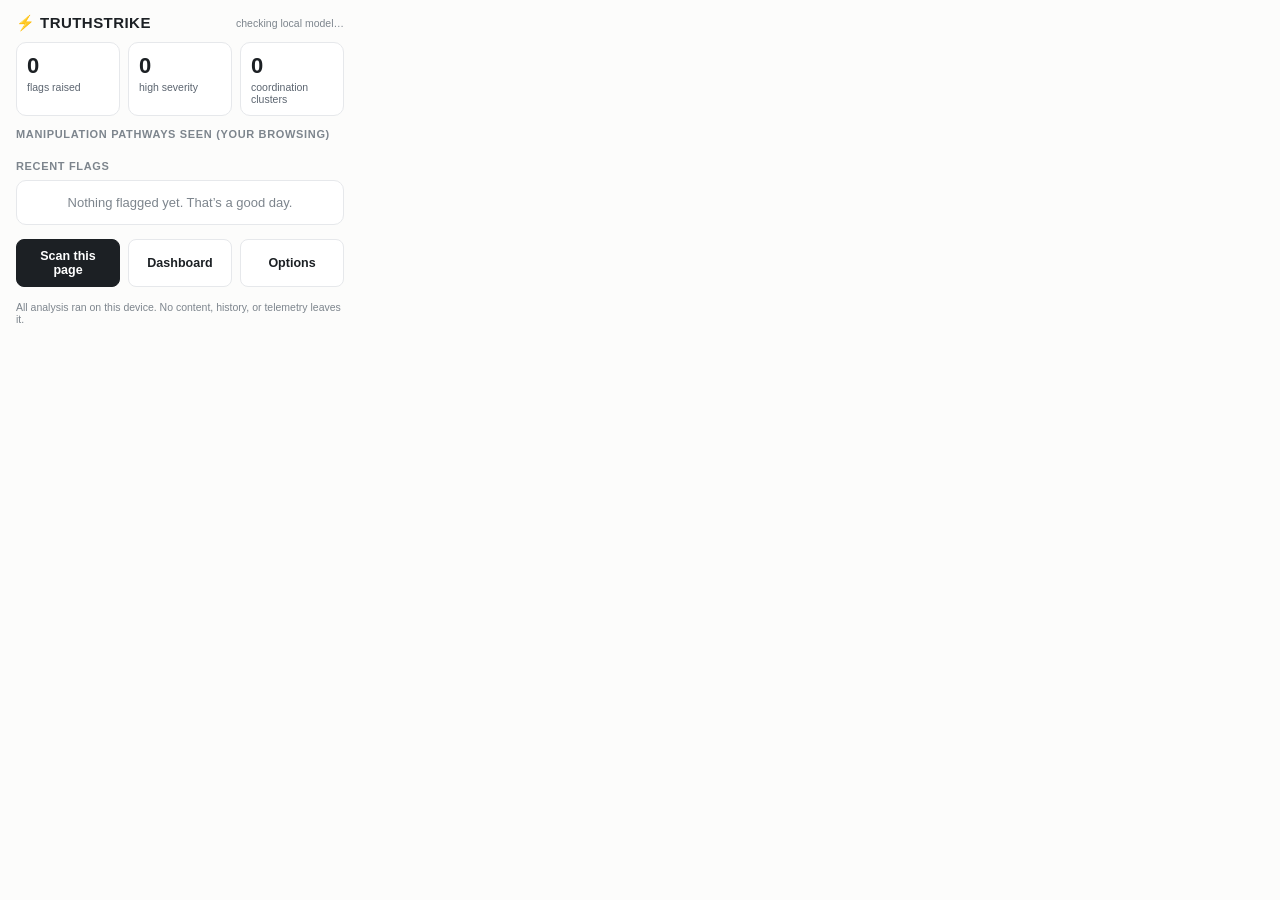
<file: extension/popup/popup.html>
<!DOCTYPE html>
<html>
<head>
<meta charset="utf-8">
<title>TruthStrike</title>
<style>
  :root {
    --bg: #fcfcfb; --card: #ffffff; --ink: #1c2024; --ink-2: #5c6570; --ink-3: #7d858d;
    --line: #e6e8eb; --track: #eef0f2;
    --c-threat: #e5484d; --c-social: #f76b15; --c-reward: #8e4ec6; --c-evidence: #0090ff; --c-stakes: #e5a000;
    --accent: #1c2024; --accent-ink: #fff;
  }
  @media (prefers-color-scheme: dark) {
    :root {
      --bg: #17191c; --card: #1d2024; --ink: #edeef0; --ink-2: #b0b7bd; --ink-3: #9aa2aa;
      --line: #2c3238; --track: #2c3238;
      --c-social: #e35f0a; --c-stakes: #b88500;
      --accent: #edeef0; --accent-ink: #17191c;
    }
  }
  * { box-sizing: border-box; margin: 0; padding: 0; }
  body { width: 360px; background: var(--bg); color: var(--ink);
    font-family: -apple-system, BlinkMacSystemFont, "Segoe UI", Roboto, sans-serif; font-size: 13px; }
  header { display:flex; align-items:center; justify-content:space-between; padding: 14px 16px 10px; }
  header h1 { font-size: 15px; letter-spacing: .03em; }
  header .llm { font-size: 10.5px; color: var(--ink-3); }
  .tiles { display:grid; grid-template-columns: 1fr 1fr 1fr; gap:8px; padding: 0 16px; }
  .tile { background: var(--card); border:1px solid var(--line); border-radius:10px; padding:10px; }
  .tile .n { font-size: 22px; font-weight: 800; font-variant-numeric: tabular-nums; }
  .tile .l { font-size: 10.5px; color: var(--ink-2); margin-top: 2px; }
  section { padding: 12px 16px 0; }
  section h2 { font-size: 11px; text-transform: uppercase; letter-spacing: .06em; color: var(--ink-3); margin-bottom: 8px; }
  .bar-row { display:grid; grid-template-columns: 62px 1fr 26px; align-items:center; gap:8px; margin:5px 0; }
  .bar-row .lbl { font-size: 11.5px; font-weight:600; color: var(--ink-2); }
  .bar-row .val { font-size: 11.5px; font-weight:700; text-align:right; font-variant-numeric: tabular-nums; }
  .track { height:6px; border-radius:4px; background:var(--track); overflow:hidden; }
  .fill { height:100%; border-radius:4px; }
  .recent { background: var(--card); border:1px solid var(--line); border-radius:10px; overflow:hidden; }
  .catch { display:flex; justify-content:space-between; gap:8px; padding:8px 10px; border-bottom:1px solid var(--line); }
  .catch:last-child { border-bottom:none; }
  .catch .d { font-weight:600; overflow:hidden; text-overflow:ellipsis; white-space:nowrap; }
  .catch .s { color: var(--ink-3); flex:none; font-variant-numeric: tabular-nums; }
  .empty { padding: 14px; color: var(--ink-3); text-align:center; }
  .army { margin-top:8px; padding:9px 10px; border:1px solid var(--c-threat); border-radius:10px; font-size:12px; }
  .army b { color: var(--c-threat); }
  .actions { display:flex; gap:8px; padding: 14px 16px; }
  button { flex:1; padding: 9px 10px; font-size: 12.5px; font-weight:600; border-radius: 8px; cursor:pointer;
    border:1px solid var(--line); background: var(--card); color: var(--ink); }
  button.primary { background: var(--accent); color: var(--accent-ink); border-color: var(--accent); }
  footer { padding: 0 16px 12px; font-size: 10.5px; color: var(--ink-3); }
</style>
</head>
<body>
  <header>
    <h1>⚡ TRUTHSTRIKE</h1>
    <span class="llm" id="llm-status">checking local model…</span>
  </header>

  <div class="tiles">
    <div class="tile"><div class="n" id="t-flags">0</div><div class="l">flags raised</div></div>
    <div class="tile"><div class="n" id="t-high">0</div><div class="l">high severity</div></div>
    <div class="tile"><div class="n" id="t-clusters">0</div><div class="l">coordination clusters</div></div>
  </div>

  <section>
    <h2>Manipulation pathways seen (your browsing)</h2>
    <div id="pathways"></div>
    <div class="army" id="army" hidden></div>
  </section>

  <section>
    <h2>Recent flags</h2>
    <div class="recent" id="recent"><div class="empty">Nothing flagged yet. That’s a good day.</div></div>
  </section>

  <div class="actions">
    <button class="primary" id="scan">Scan this page</button>
    <button id="dashboard">Dashboard</button>
    <button id="options">Options</button>
  </div>
  <footer>All analysis ran on this device. No content, history, or telemetry leaves it.</footer>

<script src="../network/fingerprint.js"></script>
<script src="popup.js"></script>
</body>
</html>
</file>
